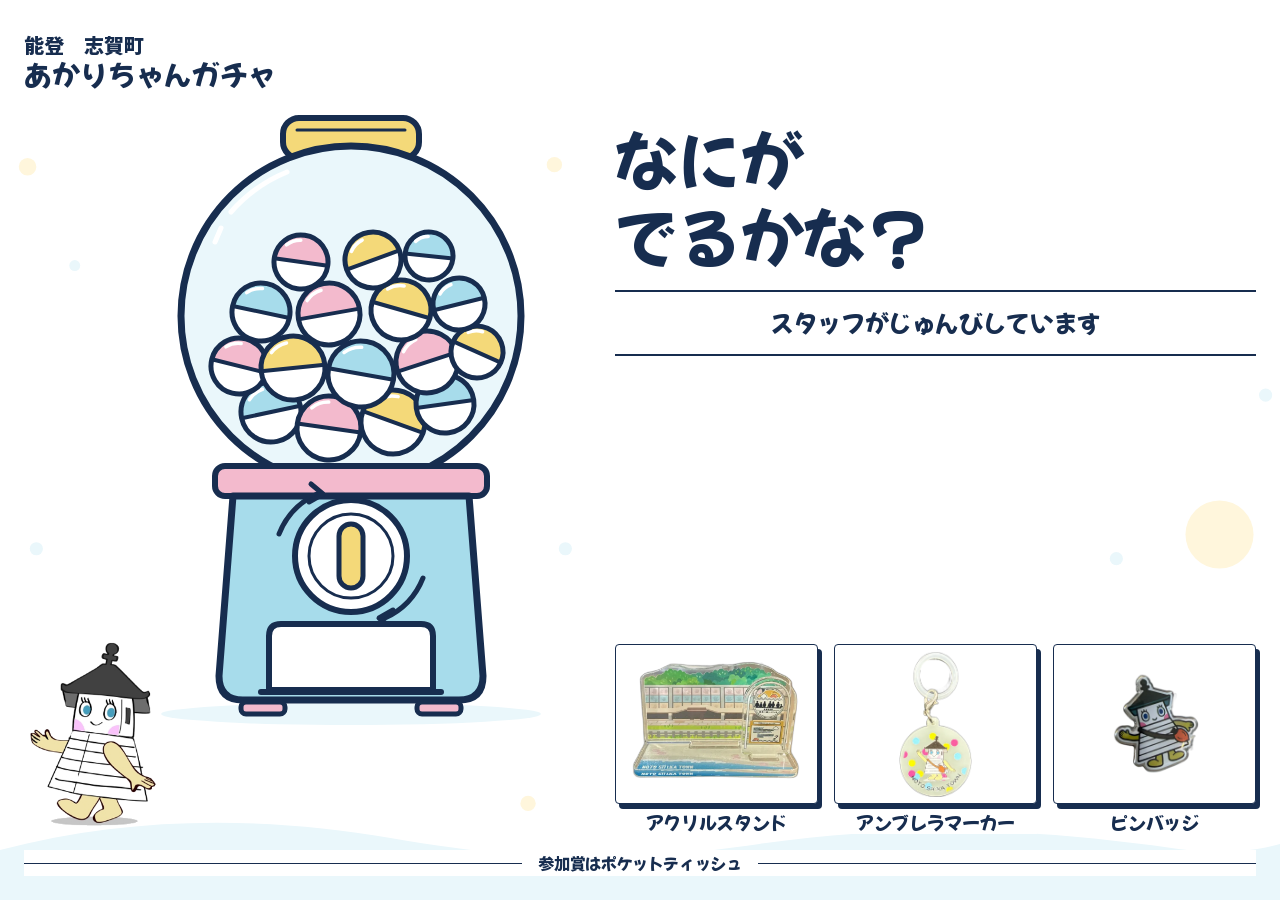
<file: index.html>
<!doctype html>
<html lang="ja">
<head>
  <meta charset="utf-8">
  <meta name="viewport" content="width=device-width, initial-scale=1, maximum-scale=1, user-scalable=no, viewport-fit=cover">
  <meta name="apple-mobile-web-app-capable" content="yes">
  <meta name="mobile-web-app-capable" content="yes">
  <meta name="apple-mobile-web-app-title" content="あかりちゃんガチャ">
  <meta name="apple-mobile-web-app-status-bar-style" content="default">
  <meta name="theme-color" content="#ffffff">
  <meta name="format-detection" content="telephone=no">
  <link rel="manifest" href="./manifest.webmanifest">
  <link rel="icon" type="image/svg+xml" href="./icons/icon.svg">
  <link rel="apple-touch-icon" href="./icons/apple-touch-icon.png">
  <title>あかりちゃんガチャ</title>
  <script type="module" crossorigin src="./assets/index-C-AkW8UW.js"></script>
  <link rel="stylesheet" crossorigin href="./assets/index-DGEpYbKv.css">
</head>
<body>
  <div id="app" aria-live="off"><p style="font:18px sans-serif;padding:24px">読み込み中…</p></div>
  <noscript>このアプリにはJavaScriptが必要です。</noscript>
</body>
</html>
</file>
<file: assets/index-DGEpYbKv.css>
@font-face{font-family:Mochiy Pop One;font-style:normal;font-weight:400;font-display:swap;src:url(../fonts/MochiyPopOne-latin.woff2) format("woff2");unicode-range:U+0020-007E,U+00A0-00FF,U+2010-2030}@font-face{font-family:Mochiy Pop One;font-style:normal;font-weight:400;font-display:swap;src:url(../fonts/MochiyPopOne-jp.woff2) format("woff2");unicode-range:U+0080-FFFF}:root{--bg: #ffffff;--ink: #172d4f;--line: #172d4f;--navy: #172d4f;--text: #172d4f;--sub: #172d4f;--accent1: #a7dceb;--accent2: #f3bacd;--accent3: #f4d979;--font: "Mochiy Pop One", "Hiragino Maru Gothic ProN", "ヒラギノ丸ゴ ProN", "Hiragino Sans", "ヒラギノ角ゴシック", "Noto Sans CJK JP", "Noto Sans JP", system-ui, -apple-system, "Yu Gothic", sans-serif}*{box-sizing:border-box}html,body{touch-action:pan-x pan-y;overscroll-behavior:none;font-synthesis:none;letter-spacing:-.02em;margin:0;padding:0;background:var(--bg);color:var(--text);font-family:var(--font);font-size:18px;line-height:1.5;-webkit-text-size-adjust:100%}body{min-height:100dvh}img{max-width:100%}button{font-family:inherit;color:var(--text)}:focus-visible{outline:3px solid var(--navy);outline-offset:3px}.sr-only{position:absolute;width:1px;height:1px;margin:-1px;padding:0;overflow:hidden;clip:rect(0 0 0 0);white-space:nowrap;border:0}.noselect{-webkit-user-select:none;user-select:none;-webkit-touch-callout:none;touch-action:manipulation;-webkit-tap-highlight-color:transparent}.btn{min-height:56px;min-width:56px;padding:8px 24px;font-size:18px;font-weight:700;line-height:1.3;background:var(--bg);border:2px solid var(--navy);border-radius:12px;cursor:pointer}.btn:active{transform:scale(.98);border-width:4px}.btn[disabled]{opacity:.4;cursor:not-allowed}.btn.sm{min-height:44px;padding:6px 14px;font-size:16px}.btn.danger{border-width:3px}.btn-draw{display:block;width:100%;min-height:88px;padding:12px 24px;font-size:32px;font-weight:800;letter-spacing:0;background:var(--bg);border:3px solid var(--navy);border-radius:24px;cursor:pointer;box-shadow:0 7px 0 var(--navy);transition:translate .08s,box-shadow .08s}.btn-draw:not(:disabled):active{translate:0 6px;box-shadow:0 1px 0 var(--navy)}.btn-draw:active{transform:scale(.98);border-width:6px}.btn-draw[disabled]{border-style:dashed;color:var(--sub);cursor:not-allowed}.stage{min-height:100dvh;padding:24px;display:flex;flex-direction:column;gap:16px;max-width:1400px;margin:0 auto}.stage{position:relative}.bgdeco{position:absolute;inset:0;z-index:0;pointer-events:none;overflow:hidden}.bgdeco-dots{position:absolute;inset:0;width:100%;height:100%}.bgdeco-wave{position:absolute;left:0;right:0;bottom:0;width:100%;height:90px}.stage>*:not(.bgdeco):not(.sr-only){position:relative;z-index:1}.hdr{min-height:76px;display:grid;grid-template-columns:520fr 588fr;column-gap:24px;align-items:center}.hdr.center{display:flex;gap:24px;justify-content:center}.hdr .rule,.footer .rule{flex:1;display:block;border-top:1px solid var(--navy)}.brand{display:flex;flex-direction:column;align-items:flex-start;justify-self:start;min-height:56px;padding:4px 8px 4px 0;margin:0;background:transparent;border:0;text-align:left;font:inherit;cursor:default}.hdr.center .brand{align-items:center;padding:4px 0}.brand .region{font-size:20px;line-height:1.25;font-weight:800;letter-spacing:0}.brand .appname{font-size:28px;line-height:1.25;font-weight:900;white-space:nowrap}.status{display:flex;align-items:center;justify-content:center;gap:16px;font-size:18px;font-weight:800;min-height:28px}.status .slash{display:block;width:2px;height:28px;background:var(--navy)}.status .slash.l{transform:rotate(-30deg)}.status .slash.r{transform:rotate(30deg)}.main{flex:1;min-height:0}.footer{background:var(--bg);min-height:26px;display:flex;align-items:center;gap:16px;font-size:16px;font-weight:700;color:var(--text)}.footer span{white-space:nowrap}.is-std .main{display:grid;grid-template-columns:520fr 588fr;column-gap:24px}.art{position:relative;display:flex;justify-content:flex-end;align-items:flex-start;min-height:360px}.art .machine{height:min(600px,100%);max-height:600px;width:auto;max-width:100%}.machine [data-a=machine]{transform-box:fill-box;transform-origin:center}.machine .cap.idle.i2{animation-delay:.4s}.machine .cap.idle.i3{animation-delay:.8s}@keyframes bob{0%,to{translate:0 0}50%{translate:0 -3px}}.machine .cap.idle{animation:bob 3.2s ease-in-out infinite}.mascot{position:absolute;left:0;bottom:0;height:min(200px,34%);width:auto;max-width:140px;pointer-events:none}.right{display:flex;flex-direction:column;min-width:0}.eyebrow{display:flex;align-items:center;gap:12px;font-size:24px;font-weight:800;line-height:1.4}.eyebrow .spark{width:28px;height:28px;flex:none}.headline{margin:4px 0 16px;font-size:64px;line-height:1.2;font-weight:900;letter-spacing:-.02em}.headline span{display:block}.hint{margin:12px 0 0;font-size:18px;text-align:center;color:var(--sub)}.waitmsg{margin:0 0 16px;font-size:24px;font-weight:800;line-height:1.45;border-top:2px solid var(--navy);border-bottom:2px solid var(--navy);padding:14px 8px;text-align:center}.right .grow{flex:1;min-height:16px}.prizes{list-style:none;margin:0;padding:0;display:grid;gap:16px}.is-std .prizes{grid-template-columns:repeat(3,minmax(0,1fr));margin-top:24px}.pcard{display:flex;flex-direction:column;gap:6px;min-width:0;background:var(--bg)}.pphoto{background:var(--bg);position:relative;display:flex;flex-direction:column;border:1.5px solid var(--navy);border-radius:4px;padding:6px;min-height:0}.pphoto .pimg{flex:1;min-height:0;display:flex;align-items:center;justify-content:center;overflow:hidden}.pphoto img{max-width:100%;max-height:100%;object-fit:contain;display:block}.pphoto .pnoimg{font-size:16px;font-weight:800;text-align:center;padding:2px;overflow-wrap:anywhere;line-height:1.35}.pphoto .plabel{font-size:14px;line-height:18px;font-weight:800;text-align:center;border-top:1px solid var(--navy);padding-top:2px;margin-top:2px;background:var(--bg)}.pname{font-size:16px;line-height:22px;font-weight:700;text-align:center;overflow-wrap:anywhere;min-height:22px}.is-std .pphoto{height:160px}.is-std .pname{font-size:18px;line-height:24px}.noprizes{font-size:24px;font-weight:800;border:1.5px solid var(--navy);border-radius:4px;padding:24px;text-align:center}.is-wide .main{display:flex;flex-direction:column;gap:16px}.is-wide .top{flex:1 1 386px;min-height:0;display:grid;grid-template-columns:520fr 588fr;column-gap:24px}.is-wide .art .machine{max-height:360px;height:min(360px,100%)}.is-wide .headline{font-size:48px;margin-bottom:12px}.is-wide .prizes{flex:none}.is-wide .prizes.n4{grid-template-columns:repeat(4,minmax(0,1fr));grid-auto-rows:112px;gap:12px 16px}.is-wide .prizes.n56{grid-template-columns:repeat(3,minmax(0,1fr));grid-auto-rows:112px;gap:12px 16px}.is-wide .prizes.n79{grid-template-columns:repeat(5,minmax(0,1fr));grid-auto-rows:112px;gap:12px 16px}.is-wide .pcard{height:112px;gap:4px;overflow:hidden}.is-wide .pphoto{height:64px;flex:none;padding:3px 6px}.is-wide .pname{font-size:16px;line-height:22px;max-height:44px}@media(max-width:959px),(orientation:portrait){.stage{padding:16px}.is-std .main,.is-wide .top{display:flex;flex-direction:column;gap:12px}.is-std .art,.is-wide .art{min-height:0;justify-content:center;order:2;height:300px}.is-std .art .machine,.is-wide .art .machine{height:300px;max-height:300px}.art .mascot{height:140px}.headline,.is-wide .headline{font-size:40px;margin:0 0 8px}.right{order:1}.is-wide .main{gap:12px}.is-std .prizes{grid-template-columns:repeat(3,minmax(0,1fr))}.is-std .pphoto{height:120px}.is-wide .top .right{order:1}.main>.prizes,.is-wide .prizes{margin-top:12px}}.result .main{display:grid;grid-template-columns:520fr 588fr;column-gap:24px;align-items:center}.rart{position:relative;display:flex;justify-content:center;align-items:center;min-height:0;height:100%;max-height:560px;overflow:visible}.rart .open-capsule{width:auto;height:100%;max-width:100%;max-height:540px}.rphoto{position:absolute;left:50%;top:56%;width:40%;aspect-ratio:1 / 1;transform:translate(-50%,-50%);border:3px solid var(--navy);border-radius:18px;background:var(--bg);display:flex;align-items:center;justify-content:center;overflow:hidden;padding:8px}.rphoto img{max-width:100%;max-height:100%;object-fit:contain}.rphoto .rnoimg{font-size:24px;font-weight:900;text-align:center;overflow-wrap:anywhere;line-height:1.35}.rart .mascot{position:absolute;left:4px;bottom:-16px;height:140px;width:auto}.rtext{display:flex;flex-direction:column;gap:12px;min-width:0}.rhead{margin:0;display:flex;align-items:center;gap:12px;font-size:84px;line-height:1.15;font-weight:900}.rhead .burst{width:48px;height:96px;flex:none}.rhead span{white-space:nowrap}.rname{margin:0;font-size:36px;line-height:1.3;font-weight:900;overflow-wrap:anywhere}.rcopy{margin:0;font-size:22px;line-height:1.45;font-weight:700;overflow-wrap:anywhere}.showbox{background:var(--bg);margin-top:12px;border-top:2px solid var(--navy);border-bottom:2px solid var(--navy);padding:16px 8px;text-align:center}.showbox b{font-size:28px;line-height:1.4;font-weight:900}.rnote{margin:0;font-size:16px;color:var(--sub);text-align:center}.fade-in{animation:fadein .4s ease-out both}@keyframes fadein{0%{opacity:0}to{opacity:1}}.reduced .fade-in,.reduced .machine .cap.idle{animation:none}.reduced .fade-in{animation:fadein .3s linear both}@media(prefers-reduced-motion:reduce){.machine .cap.idle{animation:none}.fade-in{animation:fadein .3s linear both}}@keyframes mascot-sway{0%,to{translate:0 0;rotate:0deg}50%{translate:0 -6px;rotate:1.6deg}}@keyframes btn-pulse{0%,to{scale:1}50%{scale:1.025}}@keyframes twinkle{0%,to{scale:1;rotate:0deg}50%{scale:1.25;rotate:18deg}}@keyframes machine-breathe{0%,to{scale:1 1}50%{scale:1.006 .994}}@keyframes card-bob{0%,to{translate:0 0}50%{translate:0 -4px}}.stage:not(.result):not(.reduced) .art .mascot{animation:mascot-sway 3.4s ease-in-out infinite;transform-origin:50% 100%}.stage:not(.result):not(.reduced) .btn-draw:not(:disabled){animation:btn-pulse 2.2s ease-in-out infinite}.stage:not(.result):not(.reduced) .eyebrow .spark{animation:twinkle 2.4s ease-in-out infinite}.stage:not(.result):not(.reduced) .eyebrow .spark:last-child{animation-delay:1.2s}.stage:not(.result):not(.reduced) .machine [data-a=machine]{animation:machine-breathe 4s ease-in-out infinite;transform-origin:50% 100%}.stage[data-mode=ready]:not(.reduced) .pcard{animation:card-bob 3.2s ease-in-out infinite}.stage[data-mode=ready]:not(.reduced) .pcard:nth-child(2){animation-delay:.5s}.stage[data-mode=ready]:not(.reduced) .pcard:nth-child(3){animation-delay:1s}.stage[data-mode=ready]:not(.reduced) .pcard:nth-child(4){animation-delay:1.5s}.pphoto{box-shadow:4px 5px 0 var(--navy)}.stage{touch-action:none;overscroll-behavior:none;-webkit-user-select:none;user-select:none;-webkit-touch-callout:none}.stage>button.staff-next:not(.bgdeco):not(.sr-only){position:absolute;width:auto;flex:none;right:24px;bottom:44px;min-height:44px;min-width:44px;padding:8px 14px;font-size:14px;font-weight:400;color:var(--sub);background:var(--bg);border:1px solid var(--navy);border-radius:999px;cursor:pointer;z-index:2}.stage>.staff-next:active{background:var(--bg);border-width:2px}@keyframes r-bottom{0%{opacity:0;transform:translateY(40px) scale(.7)}60%{opacity:1;transform:translateY(-6px) scale(1.04)}to{opacity:1;transform:none}}@keyframes r-lid{0%{opacity:0;transform:translate(10px,70px) rotate(26deg) scale(.6)}60%{opacity:1;transform:translate(-8px,-18px) rotate(-8deg) scale(1.05)}to{opacity:1;transform:none}}@keyframes r-photo{0%{opacity:0;scale:.2;translate:0 70px}55%{opacity:1;scale:1.14;translate:0 -34px}78%{scale:.96;translate:0 6px}to{opacity:1;scale:1;translate:0 0}}@keyframes r-float{0%,to{translate:0 0;rotate:0deg}50%{translate:0 -7px;rotate:.8deg}}@keyframes r-pop{0%{opacity:0;scale:.3}55%{opacity:1;scale:1.18}80%{scale:.96}to{opacity:1;scale:1}}@keyframes r-up{0%{opacity:0;translate:0 26px}to{opacity:1;translate:0 0}}@keyframes r-hop{0%,55%,to{translate:0 0;rotate:0deg}20%{translate:0 -22px;rotate:-3deg}38%{translate:0 0;rotate:2deg}46%{translate:0 -8px}}@keyframes r-ray{0%,to{opacity:1}50%{opacity:.25}}@keyframes r-rain{0%{transform:translateY(0) rotate(0);opacity:0}8%{opacity:1}to{transform:translateY(620px) rotate(540deg);opacity:1}}.result:not(.reduced) .oc-bottom,.result:not(.reduced) .oc-top{transform-box:fill-box;transform-origin:50% 100%;animation:r-bottom .7s cubic-bezier(.34,1.4,.64,1) both}.result:not(.reduced) .oc-top{transform-origin:20% 100%;animation-name:r-lid;animation-duration:.9s;animation-delay:.15s}.result:not(.reduced) .rphoto{animation:r-photo .95s .4s cubic-bezier(.34,1.3,.64,1) both,r-float 3.4s 1.4s ease-in-out infinite}.rphoto{box-shadow:5px 6px 0 var(--navy)}.result:not(.reduced) .rhead span{animation:r-pop .7s .55s cubic-bezier(.34,1.4,.64,1) both}.result:not(.reduced) .rhead .burst{animation:r-ray 1.1s 1.2s ease-in-out infinite}.result:not(.reduced) .rtext>:not(.rhead){animation:r-up .5s ease-out both}.result:not(.reduced) .rname{animation-delay:.85s}.result:not(.reduced) .rcopy{animation-delay:1s}.result:not(.reduced) .showbox{animation-delay:1.15s}.result:not(.reduced) .rnote{animation-delay:1.3s}.result:not(.reduced) .rart .mascot{animation:r-hop 2.2s 1s ease-in-out infinite;transform-origin:50% 100%}.result:not(.reduced) .rays path{animation:r-ray 1.2s ease-in-out infinite}.result:not(.reduced) .rays path:nth-child(odd){animation-delay:.6s}.result:not(.reduced) .rp{animation:r-rain var(--t) var(--d) linear infinite;opacity:0}.reduced .rp,.reduced .rays path{animation:none}.reduced .rain{display:none}@media(prefers-reduced-motion:reduce){.stage *,.stage{animation:none!important}.rain{display:none}}@media(max-width:959px),(orientation:portrait){.result .main{display:flex;flex-direction:column;gap:12px}.rhead{font-size:56px}.rhead .burst{width:32px;height:64px}.rname{font-size:32px}}.callstaff{margin:auto;text-align:center;font-size:36px;font-weight:900;line-height:1.5;border:3px solid var(--navy);border-radius:22px;padding:32px 48px}.staffwrap{max-width:1100px;margin:0 auto;padding:24px;display:flex;flex-direction:column;gap:16px;min-height:100dvh}.shdr{display:flex;align-items:center;justify-content:space-between;gap:16px;border-bottom:1px solid var(--navy);padding-bottom:12px;flex-wrap:wrap}.shdr h1{margin:0;font-size:28px;font-weight:900}.shdr .tag{font-size:16px;font-weight:800;border:1.5px solid var(--navy);border-radius:4px;padding:2px 10px}.panel{border:1.5px solid var(--navy);border-radius:12px;padding:16px 20px;display:flex;flex-direction:column;gap:12px}.panel h2{margin:0;font-size:20px;font-weight:900}.panel h3{margin:0;font-size:18px;font-weight:800}.row{display:flex;gap:8px;flex-wrap:wrap;align-items:center}.row.between{justify-content:space-between}.col{display:flex;flex-direction:column;gap:8px}.muted{color:var(--sub);font-size:16px}.small{font-size:14px;color:var(--sub)}.big{font-size:28px;font-weight:900}.notice{border:2px solid var(--navy);border-radius:12px;padding:12px 16px;display:flex;gap:12px;align-items:flex-start;font-weight:700}.notice.err{border-width:3px;border-style:double}.notice .mark{font-weight:900;border:2px solid var(--navy);border-radius:50%;width:28px;height:28px;flex:none;display:flex;align-items:center;justify-content:center;font-size:16px}.field{display:flex;flex-direction:column;gap:4px}.field>label,.lab{font-size:16px;font-weight:800}input[type=text],input[type=number],select,textarea{font:inherit;font-size:18px;min-height:44px;padding:6px 10px;border:1.5px solid var(--navy);border-radius:8px;background:var(--bg);color:var(--text);width:100%}textarea{min-height:88px}input[type=checkbox],input[type=radio]{width:24px;height:24px;accent-color:var(--navy);margin:0 8px 0 0}.chk{display:flex;align-items:center;min-height:44px;font-size:18px;font-weight:700;cursor:pointer}table.tbl{width:100%;border-collapse:collapse;font-size:16px}.tbl th,.tbl td{border-bottom:1px solid var(--navy);padding:6px 8px;text-align:left;vertical-align:top}.tbl th{font-weight:800}.tbl td.num,.tbl th.num{text-align:right;font-variant-numeric:tabular-nums}.statusline{display:flex;gap:12px;flex-wrap:wrap;font-size:16px;font-weight:700}.statusline span{border:1.5px solid var(--navy);border-radius:4px;padding:2px 10px}.bigtext{font-size:36px;font-weight:900;line-height:1.3}.prizerow{border:1.5px solid var(--navy);border-radius:8px;padding:12px;display:grid;grid-template-columns:96px 1fr;gap:12px}.prizerow .thumb{width:96px;height:96px;border:1px solid var(--navy);border-radius:4px;display:flex;align-items:center;justify-content:center;overflow:hidden;font-size:14px;text-align:center}.prizerow .thumb img{max-width:100%;max-height:100%;object-fit:contain}.prizerow .fields{display:grid;grid-template-columns:repeat(auto-fit,minmax(190px,1fr));gap:8px 12px}.prizerow .wide{grid-column:1 / -1}.prizerow.bad{border-width:3px;border-style:double}.prizerow.off{border-style:dashed}.issues{margin:0;padding-left:20px;font-weight:700}.modal{position:fixed;inset:0;z-index:50;display:flex;align-items:center;justify-content:center;padding:16px;background:#fff;overflow-y:auto}.dialog{width:min(560px,100%);border:3px solid var(--navy);border-radius:22px;background:var(--bg);padding:24px;display:flex;flex-direction:column;gap:16px;max-height:100%;overflow-y:auto}.dialog h2{margin:0;font-size:24px;font-weight:900}.dialog p{margin:0}.pinbox{display:flex;justify-content:center;gap:10px;min-height:40px;align-items:center;font-size:32px;letter-spacing:8px;border:1.5px solid var(--navy);border-radius:12px;padding:8px}.pad{display:grid;grid-template-columns:repeat(3,1fr);gap:8px}.pad .btn{min-height:64px;font-size:28px}.recovery{font-size:24px;font-weight:900;letter-spacing:.06em;text-align:center;border:3px solid var(--navy);border-radius:12px;padding:16px;overflow-wrap:anywhere;font-variant-numeric:tabular-nums}.diff{border:1.5px solid var(--navy);border-radius:8px;padding:8px 12px;font-size:16px}.toast{position:fixed;left:50%;bottom:24px;transform:translate(-50%);z-index:60;border:3px solid var(--navy);border-radius:12px;background:var(--bg);padding:12px 20px;font-weight:800;max-width:90vw}.tabs{display:flex;gap:8px;flex-wrap:wrap}.tabs .btn[aria-current=true]{border-width:4px}.staffwrap.hasbar{padding-bottom:104px}.chips{display:flex;flex-wrap:wrap;gap:10px}.chip{border:1.5px solid var(--navy);border-radius:999px;padding:6px 16px;font-size:18px;font-weight:800}.chip.on{border-width:4px}.chip.warn{border-width:3px}.tiles{display:grid;grid-template-columns:1fr 1fr;gap:16px}.tile{display:flex;align-items:center;gap:18px;min-height:148px;padding:18px 22px;text-align:left;color:var(--navy);font:inherit;background:var(--bg);border:2.5px solid var(--navy);border-radius:20px;cursor:pointer;position:relative;box-shadow:0 5px 0 var(--navy);transition:translate .08s,box-shadow .08s}.tile:active{translate:0 4px;box-shadow:0 1px 0 var(--navy)}.tnum{flex:none;width:56px;height:56px;border:2.5px solid var(--navy);border-radius:50%;display:flex;align-items:center;justify-content:center;font-size:30px;font-weight:900}.ttext{display:flex;flex-direction:column;gap:6px}.ttitle{font-size:26px;font-weight:900;line-height:1.25}.tdesc{font-size:17px;font-weight:600;color:var(--sub)}.tbadge{position:absolute;top:12px;right:14px;border:2.5px solid var(--navy);border-radius:999px;padding:2px 12px;font-size:15px;font-weight:800;background:var(--bg)}.btn[aria-pressed=true]{border-width:5px}.btn.big{min-height:80px;font-size:24px;width:100%}.bigstatus{margin:0;font-size:32px;font-weight:900}.bottombar{position:fixed;left:0;right:0;bottom:0;z-index:20;padding:12px 24px calc(12px + env(safe-area-inset-bottom));background:var(--bg);border-top:1.5px solid var(--navy);display:flex;justify-content:center}.bigback{min-height:64px;width:100%;max-width:1052px;font-size:22px}.stocklist{display:flex;flex-direction:column;gap:14px}.stockcard{display:flex;align-items:center;gap:18px;border:1.5px solid var(--navy);border-radius:16px;padding:12px 18px}.stockcard.low{border-width:4px}.stockcard .grow{flex:1;min-width:0}.stockcard .pname{font-size:22px}.stockcard .thumb.sm{width:84px;height:84px;flex:none;border:1.5px solid var(--navy);border-radius:12px;display:flex;align-items:center;justify-content:center;overflow:hidden;font-size:14px;text-align:center}.stockcard .thumb.sm img{width:100%;height:100%;object-fit:contain}.gauge{height:14px;border:2px solid var(--navy);border-radius:999px;overflow:hidden}.gauge i{display:block;height:100%;background:var(--navy)}.remain{display:flex;align-items:baseline;gap:4px;min-width:120px;justify-content:flex-end}.remain .n{font-size:56px;font-weight:900;line-height:1;font-variant-numeric:tabular-nums}.remain .u{font-size:20px;font-weight:800}.stockcard .btn{min-width:150px;min-height:64px;font-size:20px}.stockdlg{gap:14px}.stepper{display:flex;align-items:center;justify-content:space-between;gap:12px}.steprow{flex-wrap:nowrap}.stepbtn{min-width:76px;min-height:72px;font-size:26px}.stepnum{flex:1;text-align:center;font-size:64px;font-weight:900;font-variant-numeric:tabular-nums;border:1.5px solid var(--navy);border-radius:16px;padding:4px 8px}.afterline{margin:0;font-size:22px;font-weight:800;text-align:center}.btn.rchip{border-radius:999px}.dlgactions{justify-content:space-between}.dlgactions .btn{min-width:200px;min-height:64px}.dialog:has(.stockdlg){width:min(760px,96vw);max-width:760px}.stepnum{white-space:nowrap;min-width:150px}.stepbtn{white-space:nowrap}.modes{display:grid;grid-template-columns:1fr 1fr;gap:16px}.modecard{display:flex;flex-direction:column;align-items:flex-start;gap:8px;min-height:150px;padding:18px 22px;text-align:left;color:var(--navy);font:inherit;background:var(--bg);border:1.5px solid var(--navy);border-radius:20px;cursor:pointer}.modecard.cur{border-width:5px}.modecard[disabled]{opacity:.4;cursor:not-allowed}.modecard:active:not([disabled]){border-width:5px}.mtitle{display:flex;align-items:center;gap:12px;font-size:28px;font-weight:900}.mdesc{font-size:17px;font-weight:600;color:var(--sub)}.mstate{font-size:17px;font-weight:800}.modebanner{margin:0;padding:12px 18px;border:1.5px solid var(--navy);border-radius:12px;font-size:24px;font-weight:900}.modebanner.real{border-width:5px}
</file>
